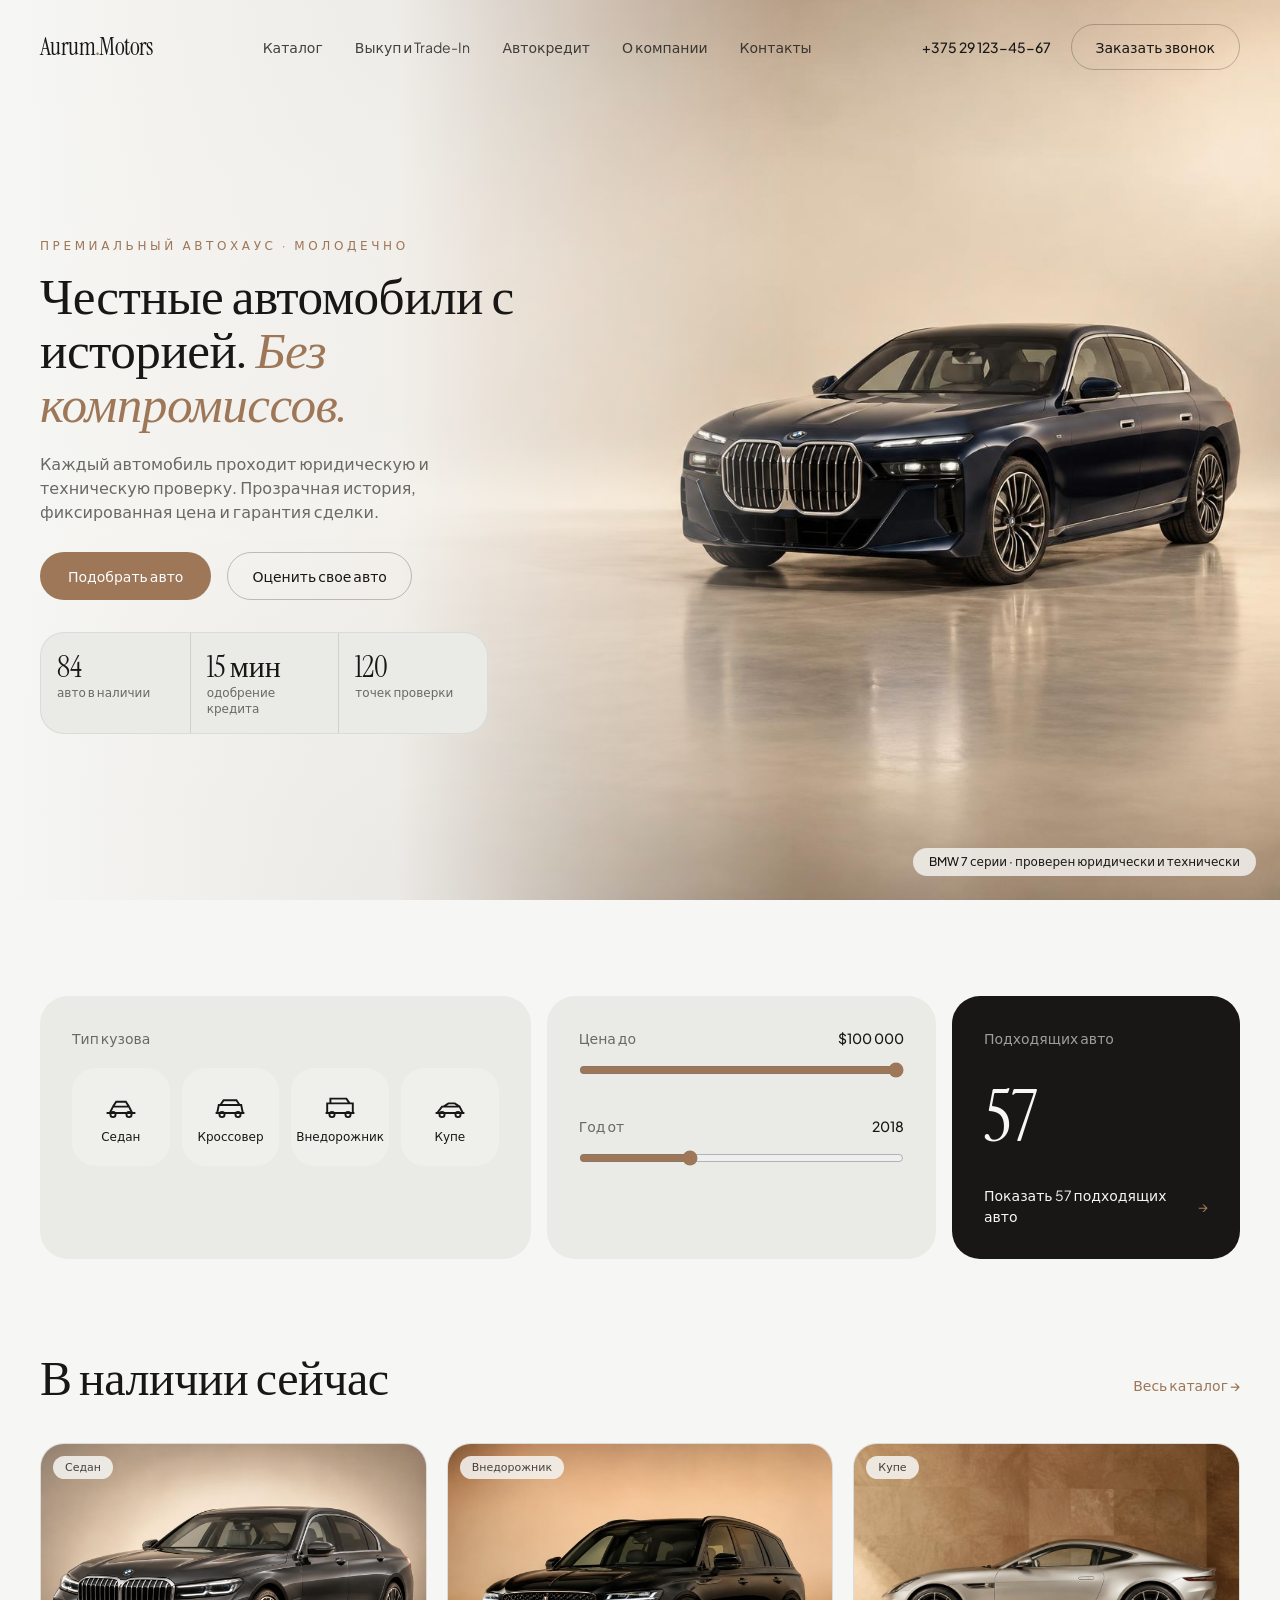
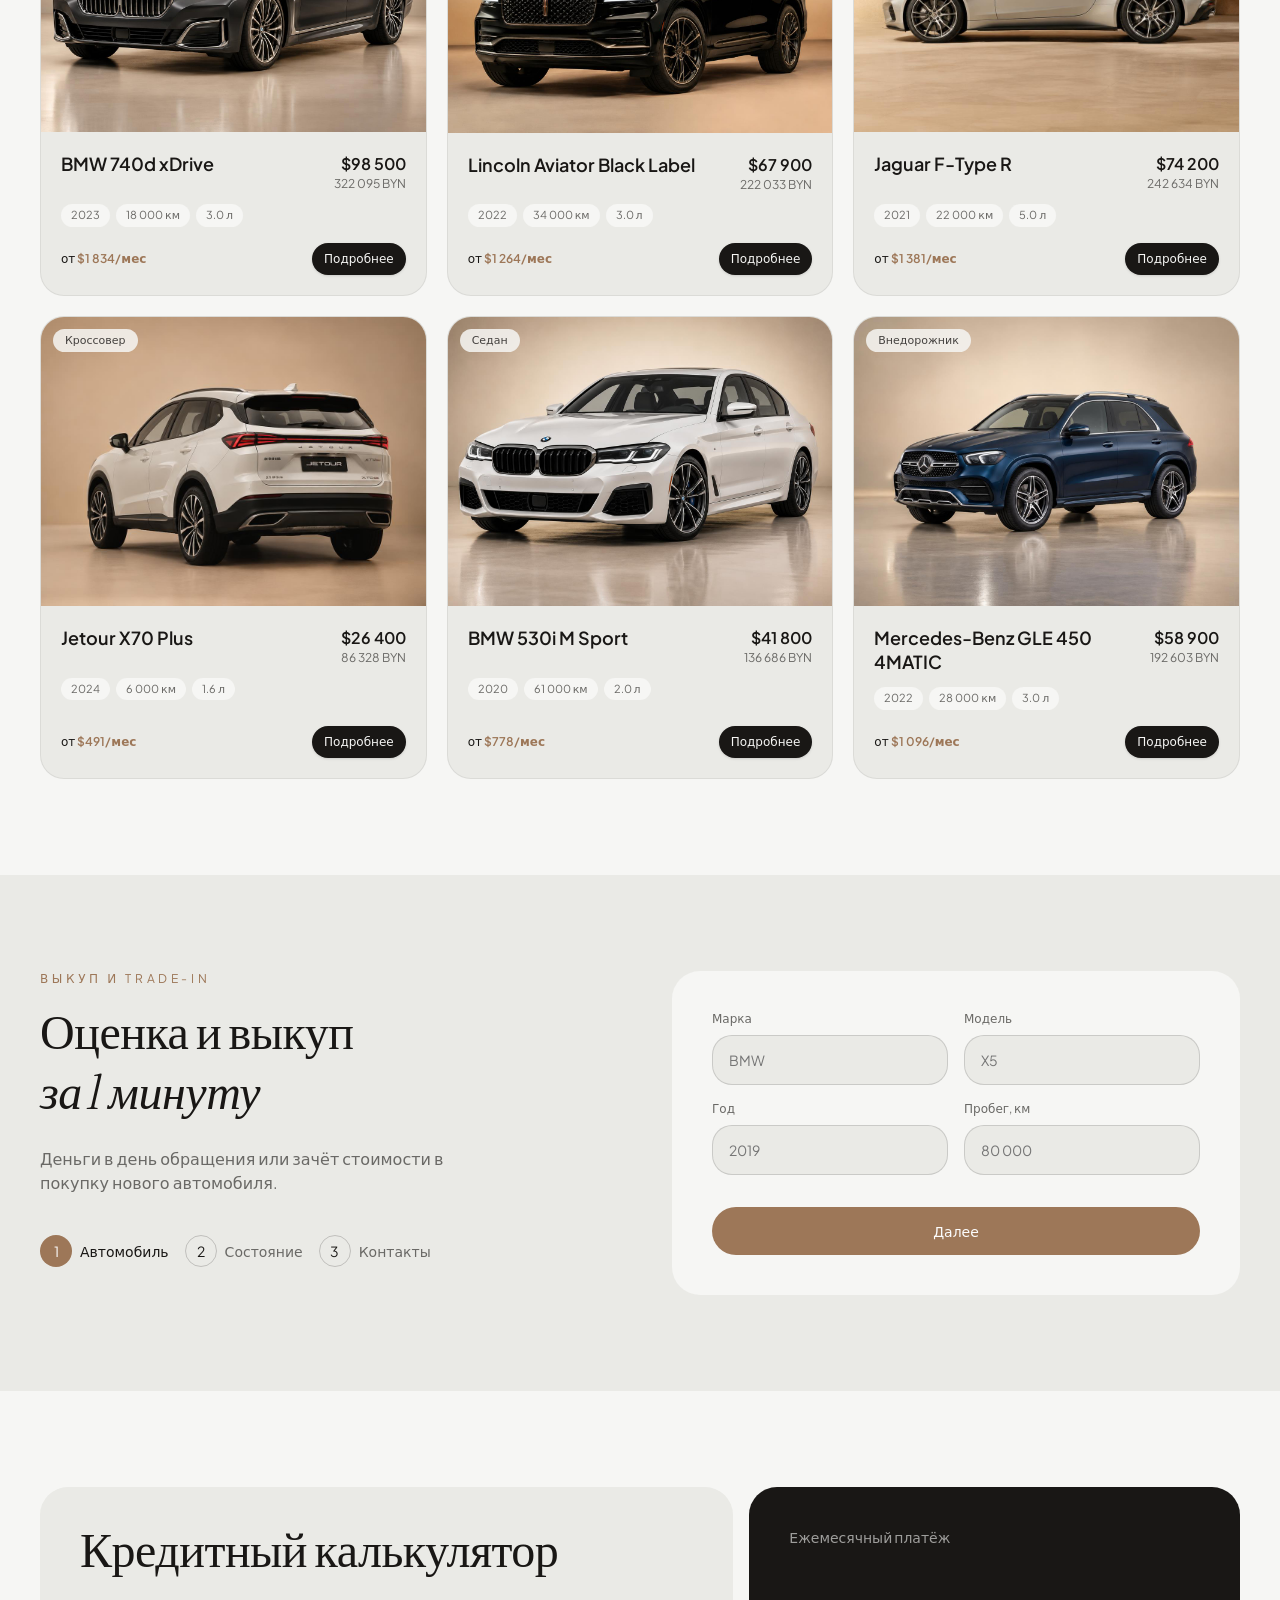
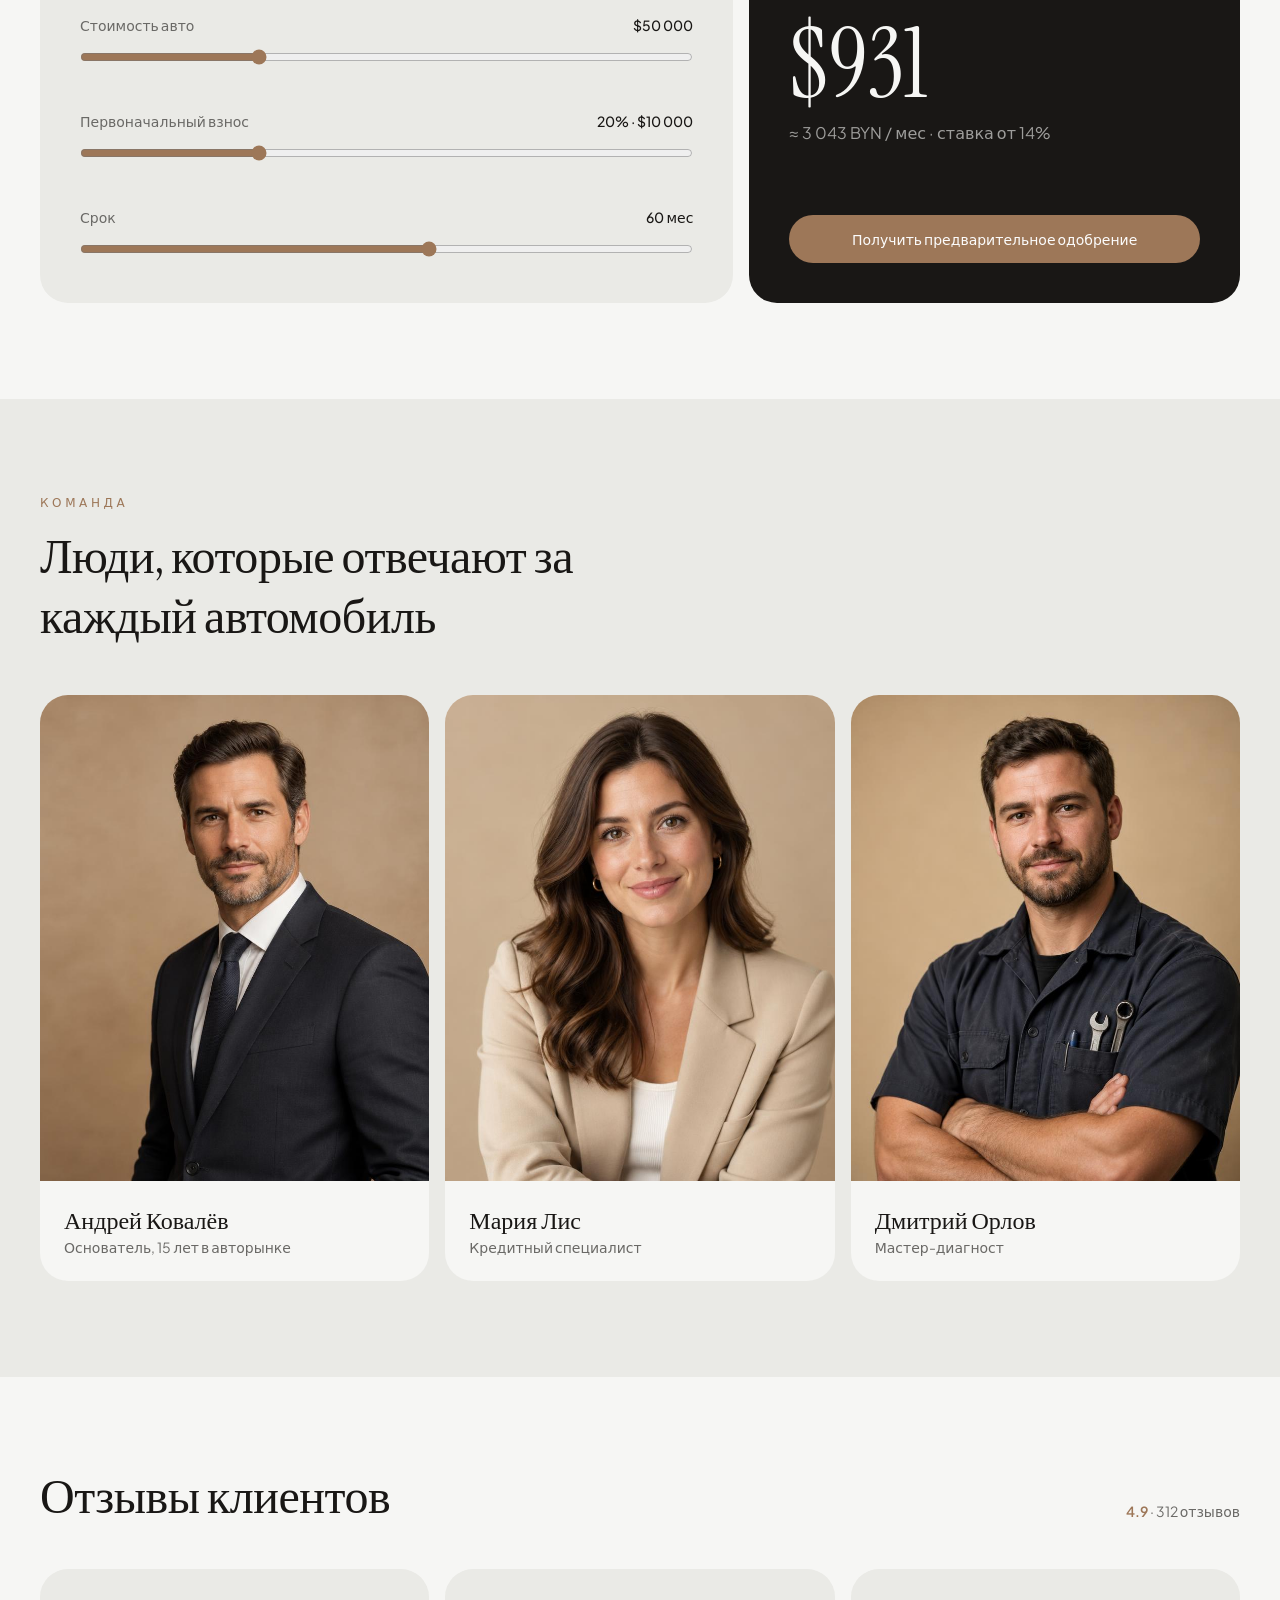
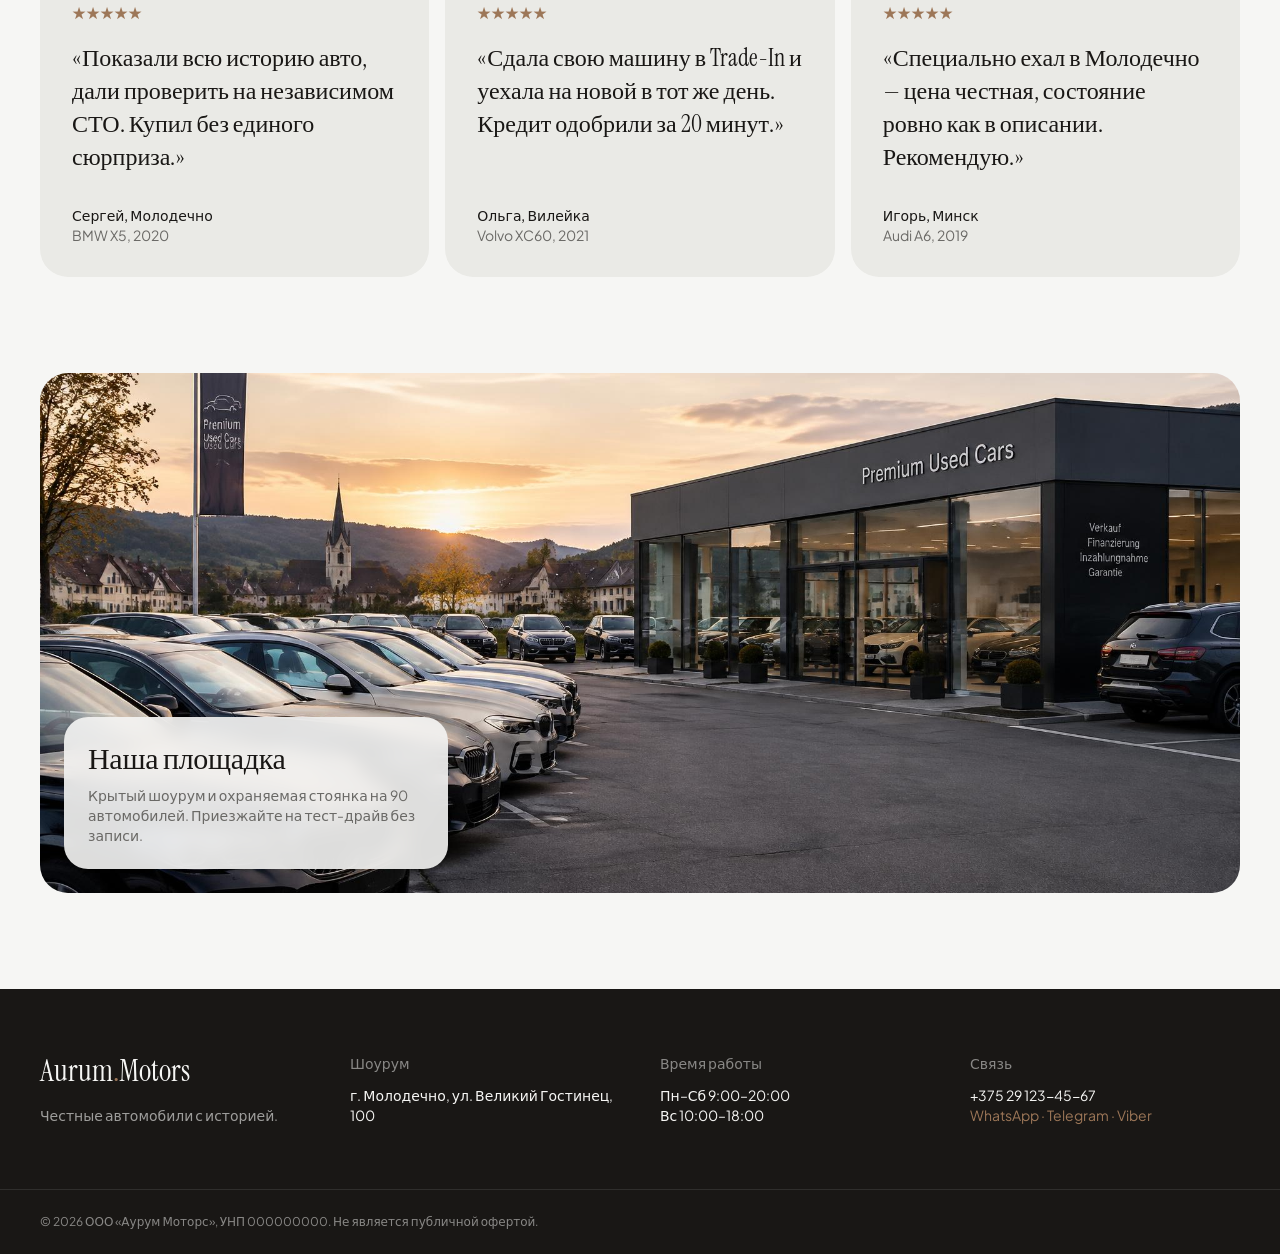
<file: index.html>
<!DOCTYPE html>
<html lang="ru">
<head>
  <meta charset="utf-8">
  <meta name="robots" content="noindex, nofollow">
  <meta name="viewport" content="width=device-width, initial-scale=1">
  <title>Aurum Motors — честные автомобили с историей</title>
  <meta name="description" content="Премиальный автохаус в Молодечно: проверенные авто, выкуп и Trade-In, автокредит с одобрением от 15 минут.">
  <meta property="og:title" content="Aurum Motors — честные автомобили с историей">
  <meta property="og:description" content="Проверенные премиальные автомобили, выкуп за 1 минуту и автокредит.">
  <meta property="og:type" content="website">
  <meta name="twitter:card" content="summary_large_image">
  <link rel="preconnect" href="https://fonts.googleapis.com">
  <link rel="preconnect" href="https://fonts.gstatic.com" crossorigin>
  <link rel="stylesheet" href="https://fonts.googleapis.com/css2?family=Instrument+Serif:ital@0;1&family=Plus+Jakarta+Sans:wght@400;500;600&display=swap">
  <link rel="preload" as="image" href="assets/img/hero-bmw.jpg" fetchpriority="high">
  <link rel="stylesheet" href="assets/css/style.css">
</head>
<body data-page="home">
<header class="site-header">
  <div class="container site-header__inner">
    <a href="index.html" class="logo">Aurum<span>.</span>Motors</a>
    <nav class="site-nav" aria-label="Основное меню">
      <a href="catalog.html">Каталог</a><a href="#tradein">Выкуп и Trade-In</a><a href="#credit">Автокредит</a><a href="#team">О компании</a><a href="#contacts">Контакты</a>    </nav>
    <div class="site-header__right">
      <a href="tel:+375291234567" class="site-header__phone">+375 29 123-45-67</a>
      <a href="tel:+375291234567" class="btn btn--outline">Заказать звонок</a>
    </div>
  </div>
</header>

<main>
<!-- HERO: фото BMW — фон на всех размерах экрана -->
<section class="hero">
  <div class="hero__bg" aria-hidden="true">
    <img src="assets/img/hero-bmw.jpg" alt="" width="1680" height="1200" fetchpriority="high">
  </div>
  <div class="container hero__inner">
    <div class="hero__text">
      <p class="eyebrow">Премиальный автохаус · Молодечно</p>
      <h1>Честные автомобили с историей. <em>Без компромиссов.</em></h1>
      <p class="hero__lead">Каждый автомобиль проходит юридическую и техническую проверку. Прозрачная история, фиксированная цена и гарантия сделки.</p>
      <div class="hero__actions">
        <a href="catalog.html" class="btn btn--primary">Подобрать авто</a>
        <a href="#tradein" class="btn btn--outline">Оценить свое авто</a>
      </div>
      <div class="stats">
                  <div><div class="stats__v">84</div><div class="stats__l">авто в наличии</div></div>
                  <div><div class="stats__v">15 мин</div><div class="stats__l">одобрение кредита</div></div>
                  <div><div class="stats__v">120</div><div class="stats__l">точек проверки</div></div>
              </div>
    </div>
  </div>
  <span class="hero__badge">BMW 7 серии · проверен юридически и технически</span>
</section>

<!-- ПОДБОР -->
<section class="container section">
  <div class="filter-grid">
    <div class="panel filter-grid__body">
      <p class="muted-text mb-5">Тип кузова</p>
      <div class="body-types" id="body-types">
                  <button type="button" class="body-type" data-body-btn="Седан" aria-pressed="false">
            <svg viewBox="0 0 24 20" fill="none" stroke="currentColor" stroke-width="1.2" aria-hidden="true"><path d="M3 15h18M5 15l2-4h10l2 4M7 11l2-3h6l2 3"/><circle cx="7" cy="16" r="1.6"/><circle cx="17" cy="16" r="1.6"/></svg>
            Седан          </button>
                  <button type="button" class="body-type" data-body-btn="Кроссовер" aria-pressed="false">
            <svg viewBox="0 0 24 20" fill="none" stroke="currentColor" stroke-width="1.2" aria-hidden="true"><path d="M3 15h18M4 15l1-5h14l1 5M6 10l2-3h8l2 3"/><circle cx="7" cy="16" r="1.6"/><circle cx="17" cy="16" r="1.6"/></svg>
            Кроссовер          </button>
                  <button type="button" class="body-type" data-body-btn="Внедорожник" aria-pressed="false">
            <svg viewBox="0 0 24 20" fill="none" stroke="currentColor" stroke-width="1.2" aria-hidden="true"><path d="M3 15h18M4 15V9h16v6M6 9V6h10l2 3"/><circle cx="7" cy="16" r="1.6"/><circle cx="17" cy="16" r="1.6"/></svg>
            Внедорожник          </button>
                  <button type="button" class="body-type" data-body-btn="Купе" aria-pressed="false">
            <svg viewBox="0 0 24 20" fill="none" stroke="currentColor" stroke-width="1.2" aria-hidden="true"><path d="M3 15h18M4 15l3-4h11l2 4M8 11l3-2h4l3 2"/><circle cx="7" cy="16" r="1.6"/><circle cx="17" cy="16" r="1.6"/></svg>
            Купе          </button>
              </div>
    </div>
    <div class="panel filter-grid__ranges">
      <label class="range"><span class="range__head"><span class="muted-text">Цена до</span><span class="range__val" id="f-price-val"></span></span>
        <input type="range" id="f-price" min="15000" max="100000" step="1000" value="100000"></label>
      <label class="range"><span class="range__head"><span class="muted-text">Год от</span><span class="range__val" id="f-year-val"></span></span>
        <input type="range" id="f-year" min="2015" max="2024" step="1" value="2018"></label>
    </div>
    <a href="catalog.html" class="count-card" id="f-link">
      <span class="count-card__label">Подходящих авто</span>
      <span class="count-card__num" id="f-count">0</span>
      <span class="count-card__cta"><span>Показать <span id="f-count2">0</span> подходящих авто</span><span class="count-card__arrow">→</span></span>
    </a>
  </div>
</section>

<!-- ВИТРИНА -->
<section class="container section section--tight-top">
  <div class="section-head">
    <h2 class="h2">В наличии сейчас</h2>
    <a href="catalog.html" class="link-ui">Весь каталог →</a>
  </div>
  <div class="car-grid">
        <article class="car-card" data-id="bmw-740d" data-name="BMW 740d xDrive" data-brand="BMW" data-body="Седан" data-year="2023" data-km="18000" data-price="98500" data-index="0">
      <div class="car-card__photo">
        <img src="assets/img/car-sedan.jpg" alt="BMW 740d xDrive" loading="lazy" width="1280" height="960">
        <span class="car-card__badge">Седан</span>
      </div>
      <div class="car-card__body">
        <div class="car-card__top">
          <h3 class="car-card__title">BMW 740d xDrive</h3>
          <div class="car-card__price">
            <div class="car-card__usd">$98 500</div>
            <div class="car-card__byn">322 095 BYN</div>
          </div>
        </div>
        <div class="car-card__chips">
          <span class="chip">2023</span><span class="chip">18 000 км</span><span class="chip">3.0 л</span>        </div>
        <div class="car-card__foot">
          <span class="car-card__monthly">от <b>$1 834/мес</b></span>
                      <a class="btn-ui btn-ui--ink btn-ui--sm" href="catalog.html?view=bmw-740d">Подробнее</a>
                  </div>
      </div>
    </article>
        <article class="car-card" data-id="lincoln-aviator" data-name="Lincoln Aviator Black Label" data-brand="Lincoln" data-body="Внедорожник" data-year="2022" data-km="34000" data-price="67900" data-index="1">
      <div class="car-card__photo">
        <img src="assets/img/car-suv.jpg" alt="Lincoln Aviator Black Label" loading="lazy" width="1280" height="960">
        <span class="car-card__badge">Внедорожник</span>
      </div>
      <div class="car-card__body">
        <div class="car-card__top">
          <h3 class="car-card__title">Lincoln Aviator Black Label</h3>
          <div class="car-card__price">
            <div class="car-card__usd">$67 900</div>
            <div class="car-card__byn">222 033 BYN</div>
          </div>
        </div>
        <div class="car-card__chips">
          <span class="chip">2022</span><span class="chip">34 000 км</span><span class="chip">3.0 л</span>        </div>
        <div class="car-card__foot">
          <span class="car-card__monthly">от <b>$1 264/мес</b></span>
                      <a class="btn-ui btn-ui--ink btn-ui--sm" href="catalog.html?view=lincoln-aviator">Подробнее</a>
                  </div>
      </div>
    </article>
        <article class="car-card" data-id="jaguar-f-type" data-name="Jaguar F-Type R" data-brand="Jaguar" data-body="Купе" data-year="2021" data-km="22000" data-price="74200" data-index="2">
      <div class="car-card__photo">
        <img src="assets/img/car-coupe.jpg" alt="Jaguar F-Type R" loading="lazy" width="1280" height="960">
        <span class="car-card__badge">Купе</span>
      </div>
      <div class="car-card__body">
        <div class="car-card__top">
          <h3 class="car-card__title">Jaguar F-Type R</h3>
          <div class="car-card__price">
            <div class="car-card__usd">$74 200</div>
            <div class="car-card__byn">242 634 BYN</div>
          </div>
        </div>
        <div class="car-card__chips">
          <span class="chip">2021</span><span class="chip">22 000 км</span><span class="chip">5.0 л</span>        </div>
        <div class="car-card__foot">
          <span class="car-card__monthly">от <b>$1 381/мес</b></span>
                      <a class="btn-ui btn-ui--ink btn-ui--sm" href="catalog.html?view=jaguar-f-type">Подробнее</a>
                  </div>
      </div>
    </article>
        <article class="car-card" data-id="jetour-x70" data-name="Jetour X70 Plus" data-brand="Jetour" data-body="Кроссовер" data-year="2024" data-km="6000" data-price="26400" data-index="3">
      <div class="car-card__photo">
        <img src="assets/img/car-crossover.jpg" alt="Jetour X70 Plus" loading="lazy" width="1280" height="960">
        <span class="car-card__badge">Кроссовер</span>
      </div>
      <div class="car-card__body">
        <div class="car-card__top">
          <h3 class="car-card__title">Jetour X70 Plus</h3>
          <div class="car-card__price">
            <div class="car-card__usd">$26 400</div>
            <div class="car-card__byn">86 328 BYN</div>
          </div>
        </div>
        <div class="car-card__chips">
          <span class="chip">2024</span><span class="chip">6 000 км</span><span class="chip">1.6 л</span>        </div>
        <div class="car-card__foot">
          <span class="car-card__monthly">от <b>$491/мес</b></span>
                      <a class="btn-ui btn-ui--ink btn-ui--sm" href="catalog.html?view=jetour-x70">Подробнее</a>
                  </div>
      </div>
    </article>
        <article class="car-card" data-id="bmw-530i" data-name="BMW 530i M Sport" data-brand="BMW" data-body="Седан" data-year="2020" data-km="61000" data-price="41800" data-index="4">
      <div class="car-card__photo">
        <img src="assets/img/car-sedan2.jpg" alt="BMW 530i M Sport" loading="lazy" width="1280" height="960">
        <span class="car-card__badge">Седан</span>
      </div>
      <div class="car-card__body">
        <div class="car-card__top">
          <h3 class="car-card__title">BMW 530i M Sport</h3>
          <div class="car-card__price">
            <div class="car-card__usd">$41 800</div>
            <div class="car-card__byn">136 686 BYN</div>
          </div>
        </div>
        <div class="car-card__chips">
          <span class="chip">2020</span><span class="chip">61 000 км</span><span class="chip">2.0 л</span>        </div>
        <div class="car-card__foot">
          <span class="car-card__monthly">от <b>$778/мес</b></span>
                      <a class="btn-ui btn-ui--ink btn-ui--sm" href="catalog.html?view=bmw-530i">Подробнее</a>
                  </div>
      </div>
    </article>
        <article class="car-card" data-id="mb-gle-450" data-name="Mercedes-Benz GLE 450 4MATIC" data-brand="Mercedes-Benz" data-body="Внедорожник" data-year="2022" data-km="28000" data-price="58900" data-index="5">
      <div class="car-card__photo">
        <img src="assets/img/car-gle.jpg" alt="Mercedes-Benz GLE 450 4MATIC" loading="lazy" width="1280" height="960">
        <span class="car-card__badge">Внедорожник</span>
      </div>
      <div class="car-card__body">
        <div class="car-card__top">
          <h3 class="car-card__title">Mercedes-Benz GLE 450 4MATIC</h3>
          <div class="car-card__price">
            <div class="car-card__usd">$58 900</div>
            <div class="car-card__byn">192 603 BYN</div>
          </div>
        </div>
        <div class="car-card__chips">
          <span class="chip">2022</span><span class="chip">28 000 км</span><span class="chip">3.0 л</span>        </div>
        <div class="car-card__foot">
          <span class="car-card__monthly">от <b>$1 096/мес</b></span>
                      <a class="btn-ui btn-ui--ink btn-ui--sm" href="catalog.html?view=mb-gle-450">Подробнее</a>
                  </div>
      </div>
    </article>
      </div>
</section>

<!-- ВЫКУП / TRADE-IN -->
<section class="band" id="tradein">
  <div class="container band__inner">
    <div>
      <p class="eyebrow">Выкуп и Trade-In</p>
      <h2 class="h2 h2--lead">Оценка и выкуп<br><em>за 1 минуту</em></h2>
      <p class="band__lead">Деньги в день обращения или зачёт стоимости в покупку нового автомобиля.</p>
      <div class="steps" id="ti-steps">
                  <button type="button" class="steps__btn" data-step="0"><span class="steps__dot">1</span><span class="steps__label">Автомобиль</span></button>
                  <button type="button" class="steps__btn" data-step="1"><span class="steps__dot">2</span><span class="steps__label">Состояние</span></button>
                  <button type="button" class="steps__btn" data-step="2"><span class="steps__dot">3</span><span class="steps__label">Контакты</span></button>
              </div>
    </div>
    <div class="panel panel--bg ti-form">
      <div class="ti-pane ti-pane--grid" data-pane="0">
                  <label class="field"><span>Марка</span><input name="brand" placeholder="BMW"></label>
                  <label class="field"><span>Модель</span><input name="model" placeholder="X5"></label>
                  <label class="field"><span>Год</span><input name="year" placeholder="2019"></label>
                  <label class="field"><span>Пробег, км</span><input name="km" placeholder="80 000"></label>
              </div>
      <div class="ti-pane ti-pane--list" data-pane="1" hidden>
                  <button type="button" class="cond" data-cond="Отличное" aria-pressed="true">Отличное</button>
                  <button type="button" class="cond" data-cond="Хорошее" aria-pressed="false">Хорошее</button>
                  <button type="button" class="cond" data-cond="Требует вложений" aria-pressed="false">Требует вложений</button>
              </div>
      <div class="ti-pane ti-pane--contact" data-pane="2" hidden>
        <label class="field"><span>Телефон</span><input name="phone" type="tel" inputmode="tel" placeholder="+375 (__) ___-__-__"></label>
        <div class="ti-actions">
          <a class="btn btn--primary" id="ti-wa" href="https://wa.me/375291234567" target="_blank" rel="noopener">Узнать в WhatsApp</a>
          <a class="btn btn--outline" id="ti-tg" href="https://t.me/your_username" target="_blank" rel="noopener">Узнать в Telegram</a>
        </div>
      </div>
      <button type="button" class="btn btn--primary ti-next" id="ti-next">Далее</button>
    </div>
  </div>
</section>

<!-- КРЕДИТ -->
<section class="container section" id="credit">
  <div class="credit-grid">
    <div class="panel credit-grid__controls">
      <h2 class="h2">Кредитный калькулятор</h2>
      <label class="range"><span class="range__head"><span class="muted-text">Стоимость авто</span><span class="range__val" id="c-sum-val"></span></span>
        <input type="range" id="c-sum" min="10000" max="150000" step="1000" value="50000"></label>
      <label class="range"><span class="range__head"><span class="muted-text">Первоначальный взнос</span><span class="range__val" id="c-down-val"></span></span>
        <input type="range" id="c-down" min="0" max="70" step="5" value="20"></label>
      <label class="range"><span class="range__head"><span class="muted-text">Срок</span><span class="range__val" id="c-term-val"></span></span>
        <input type="range" id="c-term" min="12" max="96" step="12" value="60"></label>
    </div>
    <div class="credit-grid__result">
      <span class="credit-grid__label">Ежемесячный платёж</span>
      <div>
        <div class="credit-grid__pay" id="c-pay">$0</div>
        <div class="credit-grid__sub" id="c-pay-byn"></div>
      </div>
      <a class="btn btn--primary credit-grid__cta" id="c-cta" href="https://wa.me/375291234567" target="_blank" rel="noopener">Получить предварительное одобрение</a>
    </div>
  </div>
</section>

<!-- КОМАНДА -->
<section class="band" id="team">
  <div class="container">
    <p class="eyebrow">Команда</p>
    <h2 class="h2 h2--lead team-title">Люди, которые отвечают за каждый автомобиль</h2>
    <div class="team-grid">
              <figure class="team-card">
          <img src="assets/img/team-1.jpg" alt="Андрей Ковалёв" loading="lazy" width="768" height="960">
          <figcaption><div class="team-card__name">Андрей Ковалёв</div><div class="muted-text">Основатель, 15 лет в авторынке</div></figcaption>
        </figure>
              <figure class="team-card">
          <img src="assets/img/team-2.jpg" alt="Мария Лис" loading="lazy" width="768" height="960">
          <figcaption><div class="team-card__name">Мария Лис</div><div class="muted-text">Кредитный специалист</div></figcaption>
        </figure>
              <figure class="team-card">
          <img src="assets/img/team-3.jpg" alt="Дмитрий Орлов" loading="lazy" width="768" height="960">
          <figcaption><div class="team-card__name">Дмитрий Орлов</div><div class="muted-text">Мастер-диагност</div></figcaption>
        </figure>
          </div>
  </div>
</section>

<!-- ОТЗЫВЫ -->
<section class="container section">
  <div class="section-head section-head--loose">
    <h2 class="h2">Отзывы клиентов</h2>
    <span class="muted-text"><b class="primary-text">4.9</b> · 312 отзывов</span>
  </div>
  <div class="reviews-grid">
          <blockquote class="review">
        <div><div class="review__stars" aria-label="5 из 5">★★★★★</div><p class="review__text">«Показали всю историю авто, дали проверить на независимом СТО. Купил без единого сюрприза.»</p></div>
        <footer><div class="review__name">Сергей, Молодечно</div><div class="muted-text">BMW X5, 2020</div></footer>
      </blockquote>
          <blockquote class="review">
        <div><div class="review__stars" aria-label="5 из 5">★★★★★</div><p class="review__text">«Сдала свою машину в Trade-In и уехала на новой в тот же день. Кредит одобрили за 20 минут.»</p></div>
        <footer><div class="review__name">Ольга, Вилейка</div><div class="muted-text">Volvo XC60, 2021</div></footer>
      </blockquote>
          <blockquote class="review">
        <div><div class="review__stars" aria-label="5 из 5">★★★★★</div><p class="review__text">«Специально ехал в Молодечно — цена честная, состояние ровно как в описании. Рекомендую.»</p></div>
        <footer><div class="review__name">Игорь, Минск</div><div class="muted-text">Audi A6, 2019</div></footer>
      </blockquote>
      </div>
</section>

<!-- ПЛОЩАДКА -->
<section class="container section section--bottom-only">
  <div class="lot">
    <img src="assets/img/lot.jpg" alt="Стоянка и шоурум автохауса" loading="lazy" width="1920" height="960">
    <div class="lot__card">
      <h2 class="h2 h2--sm">Наша площадка</h2>
      <p>Крытый шоурум и охраняемая стоянка на 90 автомобилей. Приезжайте на тест-драйв без записи.</p>
    </div>
  </div>
</section>
</main>

<footer class="site-footer" id="contacts">
  <div class="container footer-grid">
    <div><div class="footer-logo">Aurum<span>.</span>Motors</div><p class="footer-note">Честные автомобили с историей.</p></div>
    <div><p class="footer-label">Шоурум</p>г. Молодечно, ул. Великий Гостинец, 100</div>
    <div><p class="footer-label">Время работы</p>Пн–Сб 9:00–20:00<br>Вс 10:00–18:00</div>
    <div><p class="footer-label">Связь</p><a href="tel:+375291234567">+375 29 123-45-67</a><br><span class="primary-text">WhatsApp · Telegram · Viber</span></div>
  </div>
  <div class="footer-bottom"><div class="container">© 2026 ООО «Аурум Моторс», УНП 000000000. Не является публичной офертой.</div></div>
</footer>
<script>window.AURUM = {"rate":3.27,"phone":"+375291234567","whatsapp":"https://wa.me/375291234567","telegram":"https://t.me/your_username","cars":[{"id":"bmw-740d","name":"BMW 740d xDrive","img":"assets/img/car-sedan.jpg","body":"Седан","year":2023,"km":18000,"vol":"3.0 л","price":98500},{"id":"lincoln-aviator","name":"Lincoln Aviator Black Label","img":"assets/img/car-suv.jpg","body":"Внедорожник","year":2022,"km":34000,"vol":"3.0 л","price":67900},{"id":"jaguar-f-type","name":"Jaguar F-Type R","img":"assets/img/car-coupe.jpg","body":"Купе","year":2021,"km":22000,"vol":"5.0 л","price":74200},{"id":"jetour-x70","name":"Jetour X70 Plus","img":"assets/img/car-crossover.jpg","body":"Кроссовер","year":2024,"km":6000,"vol":"1.6 л","price":26400},{"id":"bmw-530i","name":"BMW 530i M Sport","img":"assets/img/car-sedan2.jpg","body":"Седан","year":2020,"km":61000,"vol":"2.0 л","price":41800},{"id":"mb-gle-450","name":"Mercedes-Benz GLE 450 4MATIC","img":"assets/img/car-gle.jpg","body":"Внедорожник","year":2022,"km":28000,"vol":"3.0 л","price":58900}]};</script>
<script src="assets/js/app.js" defer></script>
</body>
</html>
</file>
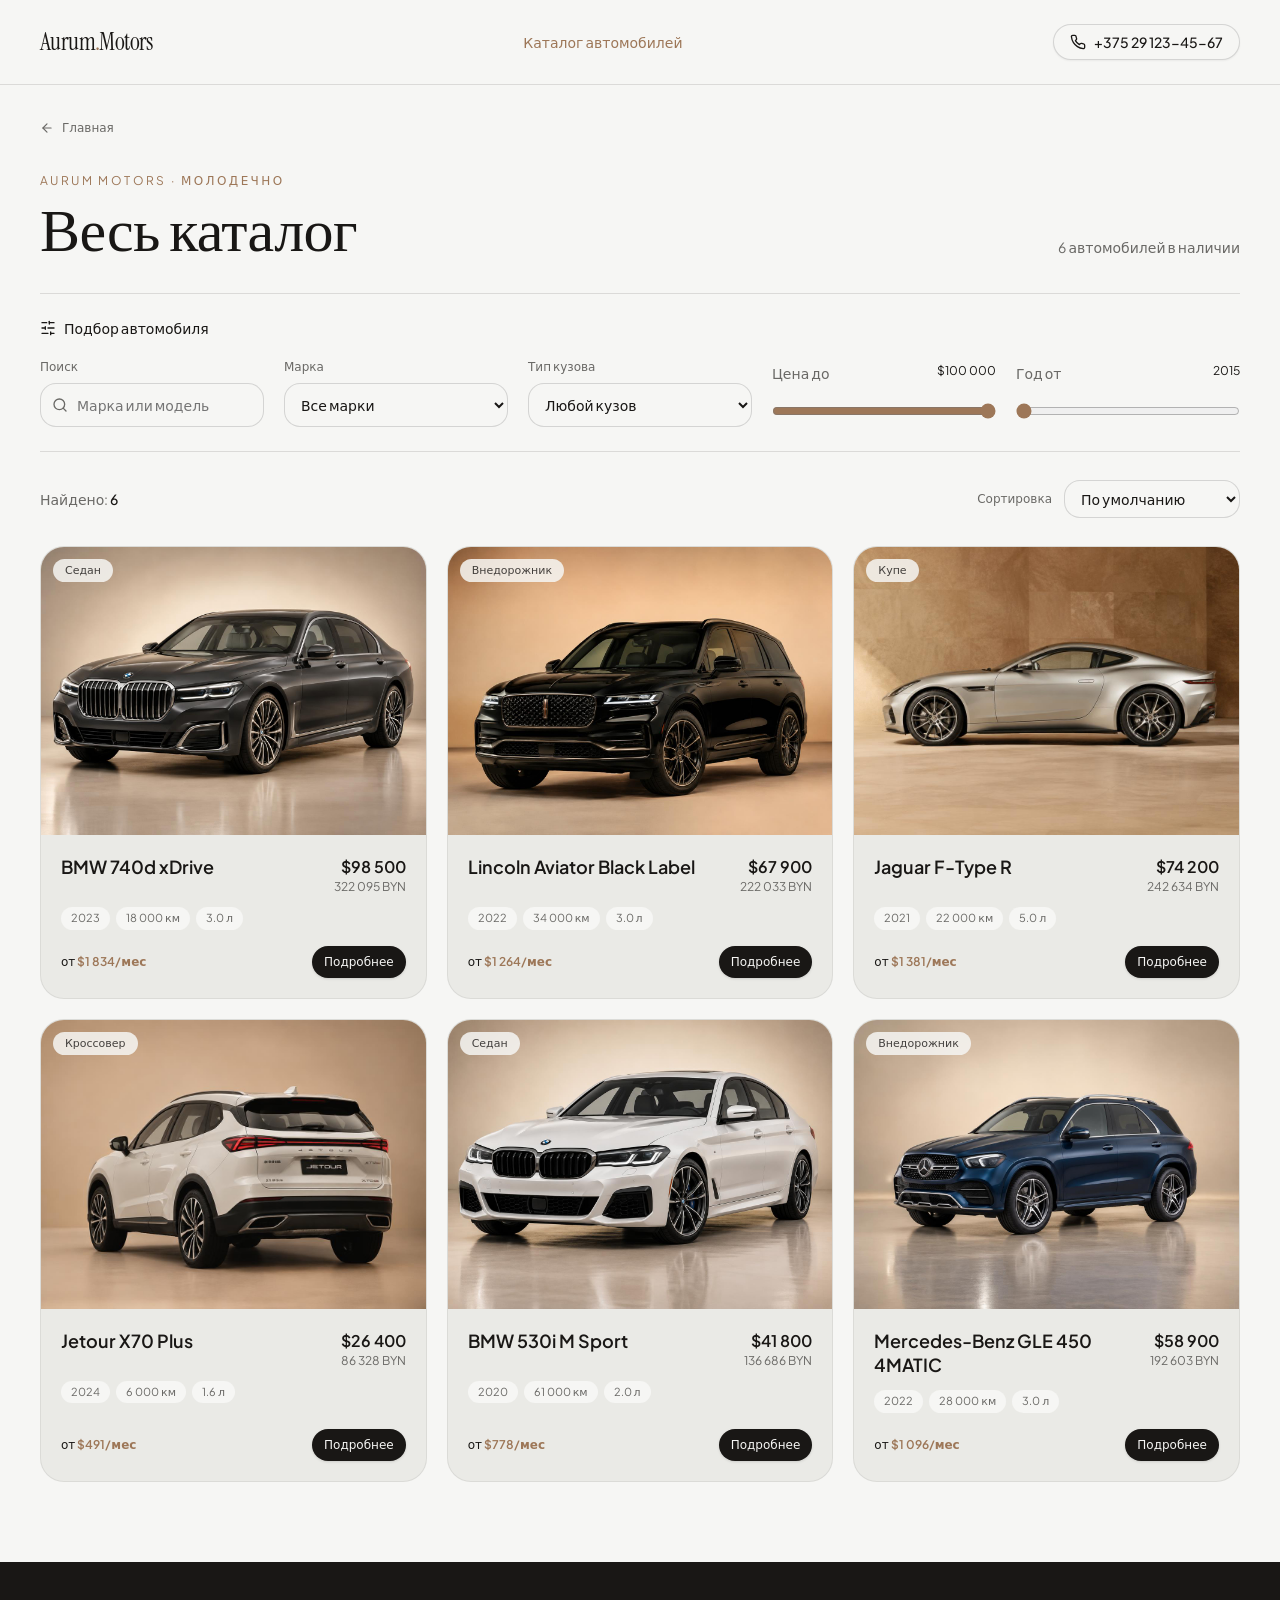
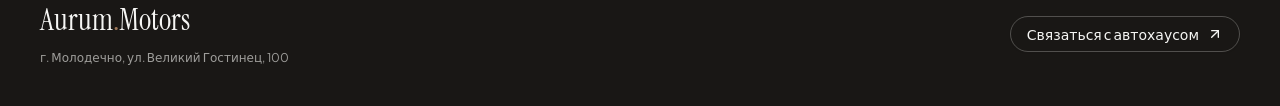
<file: catalog.html>
<!DOCTYPE html>
<html lang="ru">
<head>
  <meta charset="utf-8">
  <meta name="robots" content="noindex, nofollow">
  <meta name="viewport" content="width=device-width, initial-scale=1">
  <title>Весь каталог автомобилей — Aurum Motors, Молодечно</title>
  <meta name="description" content="Каталог автомобилей Aurum Motors в Молодечно. Выберите автомобиль по марке, кузову, году выпуска и цене.">
  <meta property="og:title" content="Каталог автомобилей — Aurum Motors">
  <meta property="og:description" content="Автомобили в наличии в Молодечно: фотографии, цены и характеристики.">
  <meta property="og:type" content="website">
  <meta name="twitter:card" content="summary_large_image">
  <link rel="icon" href="favicon.ico" type="image/x-icon">
  <link rel="preconnect" href="https://fonts.googleapis.com">
  <link rel="preconnect" href="https://fonts.gstatic.com" crossorigin>
  <link rel="stylesheet" href="https://fonts.googleapis.com/css2?family=Instrument+Serif:ital@0;1&family=Plus+Jakarta+Sans:wght@400;500;600&display=swap">
  <link rel="stylesheet" href="assets/css/style.css">
</head>
<body data-page="catalog">
<header class="cat-header">
  <div class="container container--cat cat-header__inner">
    <a href="index.html" class="logo">Aurum<span>.</span>Motors</a>
    <span class="cat-header__title">Каталог автомобилей</span>
    <a class="btn-ui btn-ui--outline btn-ui--round" href="tel:+375291234567"><svg class="icon " viewBox="0 0 24 24" fill="none" stroke="currentColor" stroke-width="2" stroke-linecap="round" stroke-linejoin="round" aria-hidden="true"><path d="M22 16.92v3a2 2 0 0 1-2.18 2 19.79 19.79 0 0 1-8.63-3.07 19.5 19.5 0 0 1-6-6 19.79 19.79 0 0 1-3.07-8.67A2 2 0 0 1 4.11 2h3a2 2 0 0 1 2 1.72 12.84 12.84 0 0 0 .7 2.81 2 2 0 0 1-.45 2.11L8.09 9.91a16 16 0 0 0 6 6l1.27-1.27a2 2 0 0 1 2.11-.45 12.84 12.84 0 0 0 2.81.7A2 2 0 0 1 22 16.92z"/></svg><span class="hide-xs">+375 29 123-45-67</span><span class="only-xs">Позвонить</span></a>
  </div>
</header>

<main class="container container--cat cat-main">
  <a href="index.html" class="back-link"><svg class="icon icon--14" viewBox="0 0 24 24" fill="none" stroke="currentColor" stroke-width="2" stroke-linecap="round" stroke-linejoin="round" aria-hidden="true"><path d="m12 19-7-7 7-7"/><path d="M19 12H5"/></svg>Главная</a>
  <div class="cat-title">
    <div><p class="eyebrow eyebrow--tight">Aurum Motors · Молодечно</p><h1>Весь каталог</h1></div>
    <span class="muted-text cat-title__count">6 автомобилей в наличии</span>
  </div>

  <section aria-label="Фильтры каталога" class="cat-filters">
    <div class="cat-filters__top">
      <span class="cat-filters__name"><svg class="icon icon--16" viewBox="0 0 24 24" fill="none" stroke="currentColor" stroke-width="2" stroke-linecap="round" stroke-linejoin="round" aria-hidden="true"><line x1="21" x2="14" y1="4" y2="4"/><line x1="10" x2="3" y1="4" y2="4"/><line x1="21" x2="12" y1="12" y2="12"/><line x1="8" x2="3" y1="12" y2="12"/><line x1="21" x2="16" y1="20" y2="20"/><line x1="12" x2="3" y1="20" y2="20"/><line x1="14" x2="14" y1="2" y2="6"/><line x1="8" x2="8" y1="10" y2="14"/><line x1="16" x2="16" y1="18" y2="22"/></svg>Подбор автомобиля</span>
      <button type="button" class="btn-ui btn-ui--ghost btn-ui--sm" id="cf-reset" hidden><svg class="icon " viewBox="0 0 24 24" fill="none" stroke="currentColor" stroke-width="2" stroke-linecap="round" stroke-linejoin="round" aria-hidden="true"><path d="M18 6 6 18"/><path d="m6 6 12 12"/></svg>Сбросить</button>
    </div>
    <div class="cat-filters__grid">
      <label class="cf"><span>Поиск</span>
        <div class="cf__search"><svg class="icon cf__icon" viewBox="0 0 24 24" fill="none" stroke="currentColor" stroke-width="2" stroke-linecap="round" stroke-linejoin="round" aria-hidden="true"><circle cx="11" cy="11" r="8"/><path d="m21 21-4.3-4.3"/></svg><input type="search" id="cf-q" class="select-ui select-ui--search" aria-label="Поиск автомобиля" placeholder="Марка или модель"></div></label>
      <label class="cf"><span>Марка</span>
        <select id="cf-brand" class="select-ui" aria-label="Марка"><option value="all">Все марки</option><option>BMW</option><option>Lincoln</option><option>Jaguar</option><option>Jetour</option><option>Mercedes-Benz</option></select></label>
      <label class="cf"><span>Тип кузова</span>
        <select id="cf-body" class="select-ui" aria-label="Тип кузова"><option value="all">Любой кузов</option><option>Седан</option><option>Кроссовер</option><option>Внедорожник</option><option>Купе</option></select></label>
      <label class="range range--cat"><span class="range__head"><span class="muted-text">Цена до</span><span id="cf-price-val"></span></span>
        <input type="range" id="cf-price" aria-label="Цена до" min="15000" max="100000" step="1000" value="100000"></label>
      <label class="range range--cat"><span class="range__head"><span class="muted-text">Год от</span><span id="cf-year-val"></span></span>
        <input type="range" id="cf-year" aria-label="Год от" min="2015" max="2024" step="1" value="2015"></label>
    </div>
  </section>

  <div class="cat-results-bar">
    <p role="status" class="muted-text">Найдено: <b id="cf-count">6</b></p>
    <label class="cat-sort">Сортировка
      <select id="cf-sort" class="select-ui select-ui--auto" aria-label="Сортировка">
        <option value="default">По умолчанию</option><option value="price-asc">Сначала дешевле</option><option value="price-desc">Сначала дороже</option><option value="year">Сначала новее</option><option value="km">Меньше пробег</option>
      </select></label>
  </div>

  <div class="car-grid" id="cat-grid">
        <article class="car-card" data-id="bmw-740d" data-name="BMW 740d xDrive" data-brand="BMW" data-body="Седан" data-year="2023" data-km="18000" data-price="98500" data-index="0">
      <div class="car-card__photo">
        <img src="assets/img/car-sedan.jpg" alt="BMW 740d xDrive" loading="lazy" width="1280" height="960">
        <span class="car-card__badge">Седан</span>
      </div>
      <div class="car-card__body">
        <div class="car-card__top">
          <h3 class="car-card__title">BMW 740d xDrive</h3>
          <div class="car-card__price">
            <div class="car-card__usd">$98 500</div>
            <div class="car-card__byn">322 095 BYN</div>
          </div>
        </div>
        <div class="car-card__chips">
          <span class="chip">2023</span><span class="chip">18 000 км</span><span class="chip">3.0 л</span>        </div>
        <div class="car-card__foot">
          <span class="car-card__monthly">от <b>$1 834/мес</b></span>
                      <button type="button" class="btn-ui btn-ui--ink btn-ui--sm" data-view="bmw-740d">Подробнее</button>
                  </div>
      </div>
    </article>
        <article class="car-card" data-id="lincoln-aviator" data-name="Lincoln Aviator Black Label" data-brand="Lincoln" data-body="Внедорожник" data-year="2022" data-km="34000" data-price="67900" data-index="1">
      <div class="car-card__photo">
        <img src="assets/img/car-suv.jpg" alt="Lincoln Aviator Black Label" loading="lazy" width="1280" height="960">
        <span class="car-card__badge">Внедорожник</span>
      </div>
      <div class="car-card__body">
        <div class="car-card__top">
          <h3 class="car-card__title">Lincoln Aviator Black Label</h3>
          <div class="car-card__price">
            <div class="car-card__usd">$67 900</div>
            <div class="car-card__byn">222 033 BYN</div>
          </div>
        </div>
        <div class="car-card__chips">
          <span class="chip">2022</span><span class="chip">34 000 км</span><span class="chip">3.0 л</span>        </div>
        <div class="car-card__foot">
          <span class="car-card__monthly">от <b>$1 264/мес</b></span>
                      <button type="button" class="btn-ui btn-ui--ink btn-ui--sm" data-view="lincoln-aviator">Подробнее</button>
                  </div>
      </div>
    </article>
        <article class="car-card" data-id="jaguar-f-type" data-name="Jaguar F-Type R" data-brand="Jaguar" data-body="Купе" data-year="2021" data-km="22000" data-price="74200" data-index="2">
      <div class="car-card__photo">
        <img src="assets/img/car-coupe.jpg" alt="Jaguar F-Type R" loading="lazy" width="1280" height="960">
        <span class="car-card__badge">Купе</span>
      </div>
      <div class="car-card__body">
        <div class="car-card__top">
          <h3 class="car-card__title">Jaguar F-Type R</h3>
          <div class="car-card__price">
            <div class="car-card__usd">$74 200</div>
            <div class="car-card__byn">242 634 BYN</div>
          </div>
        </div>
        <div class="car-card__chips">
          <span class="chip">2021</span><span class="chip">22 000 км</span><span class="chip">5.0 л</span>        </div>
        <div class="car-card__foot">
          <span class="car-card__monthly">от <b>$1 381/мес</b></span>
                      <button type="button" class="btn-ui btn-ui--ink btn-ui--sm" data-view="jaguar-f-type">Подробнее</button>
                  </div>
      </div>
    </article>
        <article class="car-card" data-id="jetour-x70" data-name="Jetour X70 Plus" data-brand="Jetour" data-body="Кроссовер" data-year="2024" data-km="6000" data-price="26400" data-index="3">
      <div class="car-card__photo">
        <img src="assets/img/car-crossover.jpg" alt="Jetour X70 Plus" loading="lazy" width="1280" height="960">
        <span class="car-card__badge">Кроссовер</span>
      </div>
      <div class="car-card__body">
        <div class="car-card__top">
          <h3 class="car-card__title">Jetour X70 Plus</h3>
          <div class="car-card__price">
            <div class="car-card__usd">$26 400</div>
            <div class="car-card__byn">86 328 BYN</div>
          </div>
        </div>
        <div class="car-card__chips">
          <span class="chip">2024</span><span class="chip">6 000 км</span><span class="chip">1.6 л</span>        </div>
        <div class="car-card__foot">
          <span class="car-card__monthly">от <b>$491/мес</b></span>
                      <button type="button" class="btn-ui btn-ui--ink btn-ui--sm" data-view="jetour-x70">Подробнее</button>
                  </div>
      </div>
    </article>
        <article class="car-card" data-id="bmw-530i" data-name="BMW 530i M Sport" data-brand="BMW" data-body="Седан" data-year="2020" data-km="61000" data-price="41800" data-index="4">
      <div class="car-card__photo">
        <img src="assets/img/car-sedan2.jpg" alt="BMW 530i M Sport" loading="lazy" width="1280" height="960">
        <span class="car-card__badge">Седан</span>
      </div>
      <div class="car-card__body">
        <div class="car-card__top">
          <h3 class="car-card__title">BMW 530i M Sport</h3>
          <div class="car-card__price">
            <div class="car-card__usd">$41 800</div>
            <div class="car-card__byn">136 686 BYN</div>
          </div>
        </div>
        <div class="car-card__chips">
          <span class="chip">2020</span><span class="chip">61 000 км</span><span class="chip">2.0 л</span>        </div>
        <div class="car-card__foot">
          <span class="car-card__monthly">от <b>$778/мес</b></span>
                      <button type="button" class="btn-ui btn-ui--ink btn-ui--sm" data-view="bmw-530i">Подробнее</button>
                  </div>
      </div>
    </article>
        <article class="car-card" data-id="mb-gle-450" data-name="Mercedes-Benz GLE 450 4MATIC" data-brand="Mercedes-Benz" data-body="Внедорожник" data-year="2022" data-km="28000" data-price="58900" data-index="5">
      <div class="car-card__photo">
        <img src="assets/img/car-gle.jpg" alt="Mercedes-Benz GLE 450 4MATIC" loading="lazy" width="1280" height="960">
        <span class="car-card__badge">Внедорожник</span>
      </div>
      <div class="car-card__body">
        <div class="car-card__top">
          <h3 class="car-card__title">Mercedes-Benz GLE 450 4MATIC</h3>
          <div class="car-card__price">
            <div class="car-card__usd">$58 900</div>
            <div class="car-card__byn">192 603 BYN</div>
          </div>
        </div>
        <div class="car-card__chips">
          <span class="chip">2022</span><span class="chip">28 000 км</span><span class="chip">3.0 л</span>        </div>
        <div class="car-card__foot">
          <span class="car-card__monthly">от <b>$1 096/мес</b></span>
                      <button type="button" class="btn-ui btn-ui--ink btn-ui--sm" data-view="mb-gle-450">Подробнее</button>
                  </div>
      </div>
    </article>
      </div>
  <div class="cat-empty" id="cat-empty" hidden>
    <svg class="icon cat-empty__icon" viewBox="0 0 24 24" fill="none" stroke="currentColor" stroke-width="2" stroke-linecap="round" stroke-linejoin="round" aria-hidden="true"><circle cx="11" cy="11" r="8"/><path d="m21 21-4.3-4.3"/></svg>    <h2 class="h2 h2--sm">Автомобили не найдены</h2>
    <p>По выбранным параметрам нет автомобилей в наличии.</p>
    <button type="button" class="btn-ui btn-ui--outline btn-ui--round" id="cf-reset2">Сбросить фильтры</button>
  </div>
</main>

<footer class="site-footer">
  <div class="container container--cat cat-footer">
    <div><a href="index.html" class="footer-logo">Aurum<span>.</span>Motors</a><p class="cat-footer__addr">г. Молодечно, ул. Великий Гостинец, 100</p></div>
    <a class="btn-ui btn-ui--outline btn-ui--round btn-ui--on-ink" href="tel:+375291234567">Связаться с автохаусом<svg class="icon " viewBox="0 0 24 24" fill="none" stroke="currentColor" stroke-width="2" stroke-linecap="round" stroke-linejoin="round" aria-hidden="true"><path d="M7 7h10v10"/><path d="M7 17 17 7"/></svg></a>
  </div>
</footer>

<dialog id="car-dialog" class="dialog" aria-labelledby="dlg-title" aria-describedby="dlg-desc">
  <div class="dialog__content" tabindex="-1">
    <h2 class="dialog__title" id="dlg-title"></h2>
    <p class="dialog__desc" id="dlg-desc"></p>
    <img class="dialog__img" id="dlg-img" alt="" width="1280" height="960">
    <div class="dialog__foot">
      <div><div class="dialog__usd" id="dlg-usd"></div><div class="dialog__byn" id="dlg-byn"></div></div>
      <a class="btn-ui btn-ui--default btn-ui--round" href="tel:+375291234567"><svg class="icon " viewBox="0 0 24 24" fill="none" stroke="currentColor" stroke-width="2" stroke-linecap="round" stroke-linejoin="round" aria-hidden="true"><path d="M22 16.92v3a2 2 0 0 1-2.18 2 19.79 19.79 0 0 1-8.63-3.07 19.5 19.5 0 0 1-6-6 19.79 19.79 0 0 1-3.07-8.67A2 2 0 0 1 4.11 2h3a2 2 0 0 1 2 1.72 12.84 12.84 0 0 0 .7 2.81 2 2 0 0 1-.45 2.11L8.09 9.91a16 16 0 0 0 6 6l1.27-1.27a2 2 0 0 1 2.11-.45 12.84 12.84 0 0 0 2.81.7A2 2 0 0 1 22 16.92z"/></svg>Уточнить наличие</a>
    </div>
    <button type="button" class="dialog__close" id="dlg-close" aria-label="Закрыть"><svg class="icon " viewBox="0 0 24 24" fill="none" stroke="currentColor" stroke-width="2" stroke-linecap="round" stroke-linejoin="round" aria-hidden="true"><path d="M18 6 6 18"/><path d="m6 6 12 12"/></svg></button>
  </div>
</dialog>
<script>window.AURUM = {"rate":3.27,"phone":"+375291234567","whatsapp":"https://wa.me/375291234567","telegram":"https://t.me/your_username","cars":[{"id":"bmw-740d","name":"BMW 740d xDrive","img":"assets/img/car-sedan.jpg","body":"Седан","year":2023,"km":18000,"vol":"3.0 л","price":98500},{"id":"lincoln-aviator","name":"Lincoln Aviator Black Label","img":"assets/img/car-suv.jpg","body":"Внедорожник","year":2022,"km":34000,"vol":"3.0 л","price":67900},{"id":"jaguar-f-type","name":"Jaguar F-Type R","img":"assets/img/car-coupe.jpg","body":"Купе","year":2021,"km":22000,"vol":"5.0 л","price":74200},{"id":"jetour-x70","name":"Jetour X70 Plus","img":"assets/img/car-crossover.jpg","body":"Кроссовер","year":2024,"km":6000,"vol":"1.6 л","price":26400},{"id":"bmw-530i","name":"BMW 530i M Sport","img":"assets/img/car-sedan2.jpg","body":"Седан","year":2020,"km":61000,"vol":"2.0 л","price":41800},{"id":"mb-gle-450","name":"Mercedes-Benz GLE 450 4MATIC","img":"assets/img/car-gle.jpg","body":"Внедорожник","year":2022,"km":28000,"vol":"3.0 л","price":58900}]};</script>
<script src="assets/js/app.js" defer></script>
</body>
</html>
</file>
<file: assets/css/style.css>
/* Aurum Motors — чистый CSS (порт с Tailwind-прототипа).
   Цвета и радиусы идентичны исходнику. Нужен браузер с поддержкой oklch и color-mix (2023+). */

:root {
  --radius: 1rem;
  --background: oklch(0.973 0.003 106);
  --foreground: oklch(0.205 0.005 50);
  --card: oklch(0.935 0.005 106);
  --primary: oklch(0.6 0.065 60);
  --primary-foreground: oklch(0.99 0 0);
  --muted-foreground: oklch(0.52 0.005 85);
  --border: oklch(0.205 0.005 50 / 12%);
  --photo: oklch(0.885 0.022 78);
  --input: oklch(0.205 0.005 50 / 15%);
  --ink: oklch(0.205 0.005 50);
  --ink-foreground: oklch(0.973 0.003 106);
  --font-serif: "Instrument Serif", Georgia, serif;
  --font-sans: "Plus Jakarta Sans", system-ui, sans-serif;
  --ease: cubic-bezier(0.4, 0, 0.2, 1);
  --hero-bg-h: min(86vw, 780px);
}

/* ---------- reset ---------- */
*, *::before, *::after { box-sizing: border-box; margin: 0; padding: 0; border: 0 solid var(--border); }
html { line-height: 1.5; -webkit-text-size-adjust: 100%; scroll-behavior: smooth; }
body { font-family: var(--font-sans); background: var(--background); color: var(--foreground); -webkit-font-smoothing: antialiased; min-height: 100vh; }
img, svg { display: block; max-width: 100%; }
img { height: auto; }
a { color: inherit; text-decoration: none; }
button, input, select { font: inherit; color: inherit; background: transparent; border-radius: 0; }
button { cursor: pointer; text-align: inherit; }
blockquote, figure { margin: 0; }
h1, h2, h3 { font-family: var(--font-serif); font-weight: 400; letter-spacing: -0.01em; font-size: inherit; }
b { font-weight: 600; }
em { font-style: italic; }
input[type="range"] { accent-color: var(--primary); width: 100%; }
[hidden] { display: none !important; }
:where(a, button, input, select):focus-visible { outline: 2px solid var(--primary); outline-offset: 2px; }
.icon { width: 1rem; height: 1rem; flex-shrink: 0; }
.icon--14 { width: .875rem; height: .875rem; }
.icon--16 { width: 1rem; height: 1rem; }

/* ---------- layout ---------- */
.container { max-width: 1360px; margin-inline: auto; padding-inline: 1.25rem; }
@media (min-width: 768px) { .container { padding-inline: 2.5rem; } }
.section { padding-block: 4rem; }
.section--tight-top, .section--bottom-only { padding-top: 0; }
@media (min-width: 768px) { .section { padding-block: 6rem; } .section--tight-top, .section--bottom-only { padding-top: 0; } }

.h2 { font-size: 2.25rem; line-height: 1.1; }
.h2--lead { line-height: 1.25; }
.h2--sm { font-size: 1.875rem; line-height: 1.2; }
@media (min-width: 768px) { .h2 { font-size: 3rem; line-height: 1; } .h2--lead { line-height: 1.25; } .h2--sm { font-size: 1.875rem; line-height: 1.2; } }
.eyebrow { margin-bottom: 1rem; font-size: .75rem; line-height: 1.333; text-transform: uppercase; letter-spacing: .3em; color: var(--primary); }
.eyebrow--tight { margin-bottom: .75rem; letter-spacing: .2em; }
.muted-text { font-size: .875rem; line-height: 1.4286; color: var(--muted-foreground); }
.primary-text { color: var(--primary); }
.mb-5 { margin-bottom: 1.25rem; }
.panel { border-radius: 1.75rem; background: var(--card); padding: 1.5rem; }
.panel--bg { background: var(--background); }
@media (min-width: 768px) { .panel { padding: 2rem; } }

/* ---------- buttons ---------- */
.btn { display: inline-flex; align-items: center; justify-content: center; border-radius: 9999px; font-size: .875rem; line-height: 1.4286; font-weight: 500; text-align: center;
  transition: color .15s var(--ease), background-color .15s var(--ease), border-color .15s var(--ease), opacity .15s var(--ease); }
.btn--primary { background: var(--primary); color: var(--primary-foreground); padding: .875rem 1.75rem; }
.btn--primary:hover { opacity: .9; }
.btn--outline { border: 1px solid color-mix(in oklab, var(--foreground) 25%, transparent); padding: .75rem 1.5rem; }
.btn--outline:hover { border-color: var(--primary); color: var(--primary); }

/* кнопки «как в shadcn» (каталог, карточки) */
.btn-ui { display: inline-flex; align-items: center; justify-content: center; gap: .5rem; white-space: nowrap; border-radius: .875rem; font-size: .875rem; line-height: 1.4286; font-weight: 500;
  height: 2.25rem; padding: .5rem 1rem; transition: color .15s var(--ease), background-color .15s var(--ease), border-color .15s var(--ease); }
.btn-ui--sm { height: 2rem; padding-inline: .75rem; font-size: .75rem; line-height: 1.333; }
.btn-ui--round { border-radius: 9999px; }
.btn-ui--default { background: var(--primary); color: var(--primary-foreground); box-shadow: 0 1px 3px 0 rgb(0 0 0 / .1), 0 1px 2px -1px rgb(0 0 0 / .1); }
.btn-ui--default:hover { background: color-mix(in oklab, var(--primary) 90%, transparent); }
.btn-ui--ink { background: var(--ink); color: var(--ink-foreground); border-radius: 9999px; box-shadow: 0 1px 3px 0 rgb(0 0 0 / .1), 0 1px 2px -1px rgb(0 0 0 / .1); }
.btn-ui--ink:hover { background: color-mix(in oklab, var(--ink) 90%, transparent); }
.btn-ui--outline { border: 1px solid var(--input); background: var(--background); box-shadow: 0 1px 2px 0 rgb(0 0 0 / .05); }
.btn-ui--outline:hover, .btn-ui--ghost:hover { background: var(--primary); color: var(--primary-foreground); }
.btn-ui--on-ink { border-color: color-mix(in oklab, var(--ink-foreground) 25%, transparent); background: transparent; color: var(--ink-foreground); }
.link-ui { display: inline-flex; align-items: center; height: 2.25rem; font-size: .875rem; font-weight: 500; color: var(--primary); text-underline-offset: 4px; }
.link-ui:hover { text-decoration: underline; }

/* ---------- header ---------- */
.site-header { position: absolute; inset: 0 0 auto; z-index: 20; }
.site-header__inner { display: flex; align-items: center; justify-content: space-between; gap: 1rem; padding-block: 1.5rem; }
.logo { font-family: var(--font-serif); font-size: 1.5rem; line-height: 1.333; letter-spacing: -.025em; white-space: nowrap; }
.logo span { color: var(--primary); }
.site-nav { display: none; gap: 2rem; font-size: .875rem; }
.site-nav a { color: color-mix(in oklab, var(--foreground) 80%, transparent); }
.site-nav a:hover { color: var(--primary); }
.site-header__right { display: flex; align-items: center; gap: 1.25rem; }
.site-header__phone { display: none; font-size: .875rem; font-weight: 500; }
@media (min-width: 768px) { .site-header__phone { display: block; } }
@media (min-width: 1024px) { .site-nav { display: flex; } }
@media (max-width: 400px) { .site-header__right .btn--outline { padding: .625rem 1rem; font-size: .8125rem; } }

/* ---------- hero: фото BMW — всегда фон ---------- */
.hero { position: relative; min-height: 100vh; min-height: 100svh; overflow: hidden; background: var(--background); }
.hero__bg { position: absolute; inset: auto 0 0 0; height: var(--hero-bg-h); pointer-events: none; }
.hero__bg img { width: 100%; height: 100%; object-fit: cover; object-position: 100% 58%; }
/* мобильный/портретный: верх фото плавно растворяется в фон страницы, под текстом */
.hero__bg::after { content: ""; position: absolute; inset: 0;
  background: linear-gradient(to bottom, var(--background) 0%, color-mix(in oklab, var(--background) 70%, transparent) 24%, transparent 58%); }
.hero__inner { position: relative; display: flex; flex-direction: column; justify-content: center; gap: 2rem;
  min-height: 100vh; min-height: 100svh; padding-top: 7rem; padding-bottom: calc(var(--hero-bg-h) * .68); }
.hero__text { width: 100%; max-width: 30rem; }
.hero h1 { font-size: 2.25rem; line-height: 1.06; }
.hero h1 em { color: var(--primary); }
.hero__lead { margin-top: 1.25rem; font-size: 1rem; line-height: 1.5; font-weight: 500; color: var(--muted-foreground); }
.hero__actions { margin-top: 1.75rem; display: flex; flex-wrap: wrap; gap: 1rem; }
.stats { margin-top: 2rem; display: grid; grid-template-columns: repeat(3, 1fr); max-width: 28rem; border: 1px solid color-mix(in oklab, var(--border) 60%, transparent); border-radius: 1.5rem; background: var(--card); }
.stats > div { padding: 1rem; min-width: 0; }
.stats > div + div { border-left: 1px solid var(--border); }
.stats__v { font-family: var(--font-serif); font-size: 1.5rem; line-height: 1.333; }
.stats__l { font-size: .75rem; line-height: 1.333; color: var(--muted-foreground); }
.hero__badge { position: absolute; z-index: 2; left: 1.25rem; bottom: 1rem; max-width: calc(100% - 2.5rem); border-radius: 9999px; background: color-mix(in oklab, var(--background) 80%, transparent);
  padding: .375rem 1rem; font-size: 11px; line-height: 1.333; font-weight: 500; backdrop-filter: blur(8px); -webkit-backdrop-filter: blur(8px); }
@media (max-width: 599px) { .hero { --hero-bg-h: min(100vw, 780px); } }
@media (min-width: 768px) { .hero h1 { font-size: 2.6rem; } .stats__v { font-size: 1.875rem; line-height: 1.2; } }
@media (min-width: 1280px) { .hero h1 { font-size: 3.2rem; } }

/* широкий экран (как в прототипе): фото на всю секцию, слева градиент под текст */
@media (min-width: 768px) and (min-aspect-ratio: 1.2 / 1) {
  .hero__bg { inset: 0; height: auto; }
  .hero__bg img { object-position: right center; }
  .hero__bg::after { inset: 0 auto 0 0; width: 62%;
    background: linear-gradient(to right, var(--background), color-mix(in oklab, var(--background) 90%, transparent), transparent); }
  .hero__inner { padding-bottom: 2.5rem; }
  .hero__text { width: min(30rem, 44vw); }
  .hero__badge { left: auto; right: 1.5rem; bottom: 1.5rem; font-size: .75rem; }
}

/* ---------- подбор ---------- */
.filter-grid { display: grid; gap: 1rem; }
.filter-grid__ranges { display: grid; gap: 2rem; align-content: start; }
.body-types { display: grid; grid-template-columns: repeat(2, 1fr); gap: .75rem; }
.body-type { display: flex; flex-direction: column; align-items: center; gap: .5rem; border: 1px solid transparent; border-radius: 1.5rem; padding: 1.25rem 0; font-size: .75rem; line-height: 1.333;
  background: color-mix(in oklab, var(--background) 50%, transparent); transition: color .15s var(--ease), background-color .15s var(--ease), border-color .15s var(--ease); }
.body-type:hover { background: var(--background); }
.body-type[aria-pressed="true"] { border-color: var(--primary); background: var(--background); color: var(--primary); }
.body-type svg { width: 2.5rem; height: 2rem; }
.range { display: block; }
.range__head { margin-bottom: .75rem; display: flex; justify-content: space-between; gap: .5rem; font-size: .875rem; line-height: 1.4286; }
.range__val { font-weight: 500; }
.count-card { display: flex; flex-direction: column; justify-content: space-between; gap: 2rem; border-radius: 1.75rem; background: var(--ink); padding: 2rem; color: var(--ink-foreground); text-align: left; transition: opacity .15s var(--ease); }
.count-card:hover { opacity: .95; }
.count-card__label { font-size: .875rem; opacity: .6; }
.count-card__num { font-family: var(--font-serif); font-size: 4.5rem; line-height: 1; }
.count-card__cta { display: flex; align-items: center; justify-content: space-between; gap: 1rem; font-size: .875rem; }
.count-card__arrow { color: var(--primary); }
@media (min-width: 640px) { .body-types { grid-template-columns: repeat(4, 1fr); } }
@media (min-width: 1024px) {
  .filter-grid { grid-template-columns: repeat(12, 1fr); }
  .filter-grid__body { grid-column: span 5; }
  .filter-grid__ranges { grid-column: span 4; }
  .count-card { grid-column: span 3; }
  .body-types { grid-template-columns: repeat(2, 1fr); }
}
@media (min-width: 1280px) { .body-types { grid-template-columns: repeat(4, 1fr); } }

/* ---------- витрина ---------- */
.section-head { margin-bottom: 2.5rem; display: flex; align-items: flex-end; justify-content: space-between; gap: 1rem; }
.section-head--loose { margin-bottom: 3rem; }
.car-grid { display: grid; gap: 1.25rem; }
@media (min-width: 640px) { .car-grid { grid-template-columns: repeat(2, 1fr); } }
@media (min-width: 768px) { .car-grid { grid-template-columns: repeat(3, 1fr); } }
.car-card { display: flex; flex-direction: column; overflow: hidden; border: 1px solid color-mix(in oklab, var(--border) 60%, transparent); border-radius: 1.5rem; background: var(--card);
  transition: border-color .5s var(--ease), color .5s var(--ease), background-color .5s var(--ease), opacity .5s var(--ease), box-shadow .5s var(--ease), transform .5s var(--ease); }
.car-card:hover { border-color: color-mix(in oklab, var(--primary) 40%, transparent); }
.car-card__photo { position: relative; width: 100%; aspect-ratio: 4 / 3; overflow: hidden; background: var(--photo); }
.car-card__photo img { width: 100%; height: 100%; object-fit: contain; }
.car-card__badge { position: absolute; left: .75rem; top: .75rem; border-radius: 9999px; background: color-mix(in oklab, var(--background) 85%, transparent); padding: .25rem .75rem;
  font-size: 11px; line-height: 1.333; font-weight: 500; color: color-mix(in oklab, var(--foreground) 80%, transparent); backdrop-filter: blur(8px); -webkit-backdrop-filter: blur(8px); }
.car-card__body { display: flex; flex: 1; flex-direction: column; padding: 1.25rem; }
.car-card__top { display: flex; align-items: flex-start; justify-content: space-between; gap: .75rem; }
.car-card__title { min-width: 0; font-family: var(--font-sans); font-size: 1.125rem; line-height: 1.375; font-weight: 600; letter-spacing: 0; }
.car-card__price { flex-shrink: 0; text-align: right; }
.car-card__usd { font-weight: 600; }
.car-card__byn { font-size: .75rem; line-height: 1.333; color: var(--muted-foreground); }
.car-card__chips { margin-top: .75rem; display: flex; flex-wrap: wrap; gap: .375rem; }
.chip { border-radius: 9999px; background: var(--background); padding: .25rem .625rem; font-size: 11px; line-height: 1.333; color: var(--muted-foreground); }
.car-card__foot { margin-top: auto; display: flex; flex-wrap: wrap; align-items: center; justify-content: space-between; gap: .75rem; padding-top: 1rem; }
.car-card__monthly { font-size: .75rem; line-height: 1.333; }
.car-card__monthly b { color: var(--primary); }

/* ---------- выкуп / trade-in ---------- */
.band { background: var(--card); padding-block: 4rem; }
.band__inner { display: grid; gap: 3rem; }
.band__lead { margin-top: 1.5rem; max-width: 28rem; color: var(--muted-foreground); }
.steps { margin-top: 2.5rem; display: flex; flex-wrap: wrap; gap: .75rem 1rem; }
.steps__btn { display: flex; align-items: center; gap: .5rem; font-size: .875rem; line-height: 1.4286; }
.steps__dot { display: grid; place-items: center; width: 2rem; height: 2rem; border-radius: 9999px; border: 1px solid color-mix(in oklab, var(--foreground) 20%, transparent); }
.steps__label { color: var(--muted-foreground); }
.steps__btn.is-reached .steps__dot { background: var(--primary); border-color: transparent; color: var(--primary-foreground); }
.steps__btn.is-current .steps__label { color: var(--foreground); }
.ti-form { padding: 1.5rem; }
.ti-pane--grid { display: grid; grid-template-columns: 1fr 1fr; gap: 1rem; }
.ti-pane--list { display: grid; gap: .75rem; }
.ti-pane--contact { display: grid; gap: 1rem; }
.ti-actions { display: grid; gap: .75rem; }
.ti-next { margin-top: 2rem; width: 100%; }
.field { display: block; }
.field span { display: block; margin-bottom: .5rem; font-size: .75rem; line-height: 1.333; color: var(--muted-foreground); }
.field input { width: 100%; border: 1px solid var(--input); border-radius: 1.25rem; background: var(--card); padding: .875rem 1rem; font-size: .875rem; line-height: 1.4286; outline: none; }
.field input:focus { border-color: var(--primary); }
.cond { border: 1px solid var(--border); border-radius: 1.5rem; padding: 1rem 1.25rem; font-size: .875rem; line-height: 1.4286; transition: color .15s var(--ease), border-color .15s var(--ease); }
.cond[aria-pressed="true"] { border-color: var(--primary); color: var(--primary); }
@media (min-width: 480px) { .ti-actions { grid-template-columns: 1fr 1fr; } }
@media (min-width: 768px) { .band { padding-block: 6rem; } .ti-form { padding: 2.5rem; } }
@media (min-width: 1024px) { .band__inner { grid-template-columns: 1fr 1fr; gap: 4rem; } }

/* ---------- кредит ---------- */
.credit-grid { display: grid; gap: 1rem; }
.credit-grid__controls { display: grid; gap: 2.5rem; align-content: start; padding: 1.5rem; }
.credit-grid__result { display: flex; flex-direction: column; justify-content: space-between; gap: 2.5rem; border-radius: 1.75rem; background: var(--ink); padding: 1.5rem; color: var(--ink-foreground); }
.credit-grid__label { font-size: .875rem; opacity: .6; }
.credit-grid__pay { font-family: var(--font-serif); font-size: 3.75rem; line-height: 1; }
.credit-grid__sub { margin-top: .5rem; opacity: .6; }
.credit-grid__cta { width: 100%; }
@media (min-width: 768px) { .credit-grid__controls, .credit-grid__result { padding: 2.5rem; } .credit-grid__pay { font-size: 6rem; } }
@media (min-width: 1024px) { .credit-grid { grid-template-columns: repeat(12, 1fr); } .credit-grid__controls { grid-column: span 7; } .credit-grid__result { grid-column: span 5; } }

/* ---------- команда, отзывы, площадка ---------- */
.team-title { margin-bottom: 3rem; max-width: 36rem; }
.team-grid { display: grid; gap: 1rem; }
.team-card { overflow: hidden; border-radius: 1.75rem; background: var(--background); }
.team-card img { width: 100%; aspect-ratio: 4 / 5; object-fit: cover; }
.team-card figcaption { padding: 1.5rem; }
.team-card__name { font-family: var(--font-serif); font-size: 1.5rem; line-height: 1.333; }
.reviews-grid { display: grid; gap: 1rem; }
.review { display: flex; flex-direction: column; justify-content: space-between; border-radius: 1.75rem; background: var(--card); padding: 2rem; }
.review__stars { margin-bottom: 1rem; color: var(--primary); }
.review__text { font-family: var(--font-serif); font-size: 1.5rem; line-height: 1.375; }
.review footer { margin-top: 2rem; font-size: .875rem; line-height: 1.4286; }
.review__name { font-weight: 500; }
@media (min-width: 768px) { .team-grid, .reviews-grid { grid-template-columns: repeat(3, 1fr); } }
.lot { position: relative; overflow: hidden; border-radius: 1.75rem; }
.lot img { width: 100%; height: 420px; object-fit: cover; }
.lot__card { position: absolute; left: 1rem; right: 1rem; bottom: 1rem; border-radius: 1.5rem; background: color-mix(in oklab, var(--background) 90%, transparent); padding: 1.5rem; backdrop-filter: blur(8px); -webkit-backdrop-filter: blur(8px); }
.lot__card p { margin-top: .5rem; font-size: .875rem; line-height: 1.4286; color: var(--muted-foreground); }
@media (min-width: 640px) { .lot img { height: 520px; } .lot__card { right: auto; left: 1.5rem; bottom: 1.5rem; max-width: 24rem; } }

/* ---------- footer ---------- */
.site-footer { background: var(--ink); color: var(--ink-foreground); }
.footer-grid { display: grid; gap: 2.5rem; padding-block: 4rem; font-size: .875rem; line-height: 1.4286; }
.footer-logo { font-family: var(--font-serif); font-size: 1.875rem; line-height: 1.2; }
.footer-logo span { color: var(--primary); }
.footer-note { margin-top: 1rem; opacity: .6; }
.footer-label { margin-bottom: .75rem; opacity: .5; }
.footer-bottom { border-top: 1px solid color-mix(in oklab, var(--ink-foreground) 10%, transparent); }
.footer-bottom .container { padding-block: 1.5rem; font-size: .75rem; line-height: 1.333; opacity: .5; }
@media (min-width: 768px) { .footer-grid { grid-template-columns: repeat(4, 1fr); } }

/* ---------- каталог ---------- */
.cat-header { border-bottom: 1px solid var(--border); }
.cat-header__inner { display: flex; align-items: center; justify-content: space-between; gap: 1rem; padding-block: 1.5rem; }
.cat-header__title { display: none; font-size: .875rem; color: var(--primary); }
@media (min-width: 768px) { .cat-header__title { display: block; } }
.hide-xs { display: none; }
.only-xs { display: inline; }
@media (min-width: 640px) { .hide-xs { display: inline; } .only-xs { display: none; } }
.cat-main { padding-top: 2rem; padding-bottom: 5rem; }
.back-link { display: inline-flex; align-items: center; gap: .5rem; font-size: .75rem; line-height: 1.333; color: var(--muted-foreground); }
.back-link:hover { color: var(--primary); }
.cat-title { margin: 2rem 0; display: flex; flex-wrap: wrap; align-items: flex-end; justify-content: space-between; gap: 1.25rem; }
.cat-title h1 { font-size: 2.25rem; line-height: 1.111; }
.cat-title__count { padding-bottom: .25rem; }
@media (min-width: 768px) { .cat-title h1 { font-size: 3.75rem; line-height: 1; } }
.cat-filters { border-block: 1px solid var(--border); padding-block: 1.5rem; }
.cat-filters__top { margin-bottom: 1.25rem; display: flex; align-items: center; justify-content: space-between; gap: .75rem; }
.cat-filters__name { display: flex; align-items: center; gap: .5rem; font-size: .875rem; font-weight: 500; }
.cat-filters__grid { display: grid; align-items: end; gap: 1.25rem; }
@media (min-width: 640px) { .cat-filters__grid { grid-template-columns: repeat(2, 1fr); } }
@media (min-width: 1024px) { .cat-filters__grid { grid-template-columns: repeat(5, 1fr); } }
.cf { display: grid; gap: .5rem; font-size: .75rem; line-height: 1.333; color: var(--muted-foreground); }
.cf__search { position: relative; }
.cf__icon { position: absolute; left: .75rem; top: .875rem; width: 1rem; height: 1rem; pointer-events: none; }
.select-ui { display: block; width: 100%; height: 2.75rem; border: 1px solid var(--input); border-radius: 1rem; background: var(--background); color: var(--foreground); padding-inline: .75rem; font-size: .875rem; line-height: 1.4286; outline: none; }
.select-ui:focus { border-color: var(--primary); }
.select-ui--search { padding-left: 2.25rem; }
.select-ui--auto { width: auto; max-width: 100%; height: auto; padding-block: .5rem; }
.range--cat { font-size: .75rem; line-height: 1.333; }
.range--cat .range__head { margin-bottom: 1rem; font-size: .75rem; line-height: 1.333; }
.range--cat input { height: 1.5rem; }
.cat-results-bar { display: flex; flex-wrap: wrap; align-items: center; justify-content: space-between; gap: 1rem; padding-block: 1.75rem; }
.cat-results-bar b { font-weight: 500; color: var(--foreground); }
.cat-sort { display: flex; align-items: center; gap: .75rem; font-size: .75rem; line-height: 1.333; color: var(--muted-foreground); }
.cat-empty { padding-block: 5rem; text-align: center; }
.cat-empty__icon { width: 2rem; height: 2rem; margin: 0 auto 1rem; color: var(--muted-foreground); }
.cat-empty p { margin-top: .75rem; font-size: .875rem; line-height: 1.4286; color: var(--muted-foreground); }
.cat-empty .btn-ui { margin-top: 1.5rem; }
.cat-footer { display: flex; flex-wrap: wrap; align-items: center; justify-content: space-between; gap: 2rem; padding-block: 2.5rem; }
.cat-footer__addr { margin-top: .75rem; font-size: .75rem; line-height: 1.333; color: color-mix(in oklab, var(--ink-foreground) 60%, transparent); }

/* ---------- модальное окно (нативный <dialog>) ---------- */
.dialog { position: fixed; inset: 0; margin: auto; width: 100%; max-width: 42rem; max-height: 90vh; max-height: 90svh; overflow-y: auto; border: 1px solid var(--border);
  background: var(--background); color: var(--foreground); box-shadow: 0 10px 15px -3px rgb(0 0 0 / .1), 0 4px 6px -4px rgb(0 0 0 / .1); }
.dialog::backdrop { background: rgb(0 0 0 / .8); }
.dialog[open] { animation: dlg-in .2s ease both; }
.dialog[open]::backdrop { animation: dlg-fade-in .2s ease both; }
.dialog.is-closing { animation: dlg-out .2s ease both; }
.dialog.is-closing::backdrop { animation: dlg-fade-out .2s ease both; }
@keyframes dlg-in { from { opacity: 0; transform: scale(.95); } to { opacity: 1; transform: none; } }
@keyframes dlg-out { from { opacity: 1; transform: none; } to { opacity: 0; transform: scale(.95); } }
@keyframes dlg-fade-in { from { opacity: 0; } to { opacity: 1; } }
@keyframes dlg-fade-out { from { opacity: 1; } to { opacity: 0; } }
.dialog__content { position: relative; display: grid; gap: 1rem; padding: 1.25rem; }
.dialog__content:focus { outline: none; }
.dialog__title { padding-right: 2rem; font-family: var(--font-sans); font-size: 1.25rem; line-height: 1.375; font-weight: 600; letter-spacing: -.025em; }
.dialog__desc { font-size: .875rem; line-height: 1.4286; color: var(--muted-foreground); }
.dialog__img { width: 100%; aspect-ratio: 4 / 3; border-radius: 1rem; background: var(--photo); object-fit: contain; }
.dialog__foot { display: flex; flex-wrap: wrap; align-items: center; justify-content: space-between; gap: 1rem; }
.dialog__usd { font-size: 1.5rem; line-height: 1.333; font-weight: 600; }
.dialog__byn { margin-top: .25rem; font-size: .875rem; line-height: 1.4286; color: var(--muted-foreground); }
.dialog__close { position: absolute; right: 1rem; top: 1rem; display: grid; place-items: center; width: 1.5rem; height: 1.5rem; border-radius: .75rem; opacity: .7; transition: opacity .15s var(--ease); }
.dialog__close:hover { opacity: 1; }
@media (min-width: 640px) { .dialog { border-radius: 1rem; } .dialog__content { padding: 1.75rem; } }
body:has(dialog[open]) { overflow: hidden; }

@media (prefers-reduced-motion: reduce) {
  html { scroll-behavior: auto; }
  .dialog[open], .dialog[open]::backdrop, .dialog.is-closing, .dialog.is-closing::backdrop { animation-duration: .01ms; }
}
</file>
